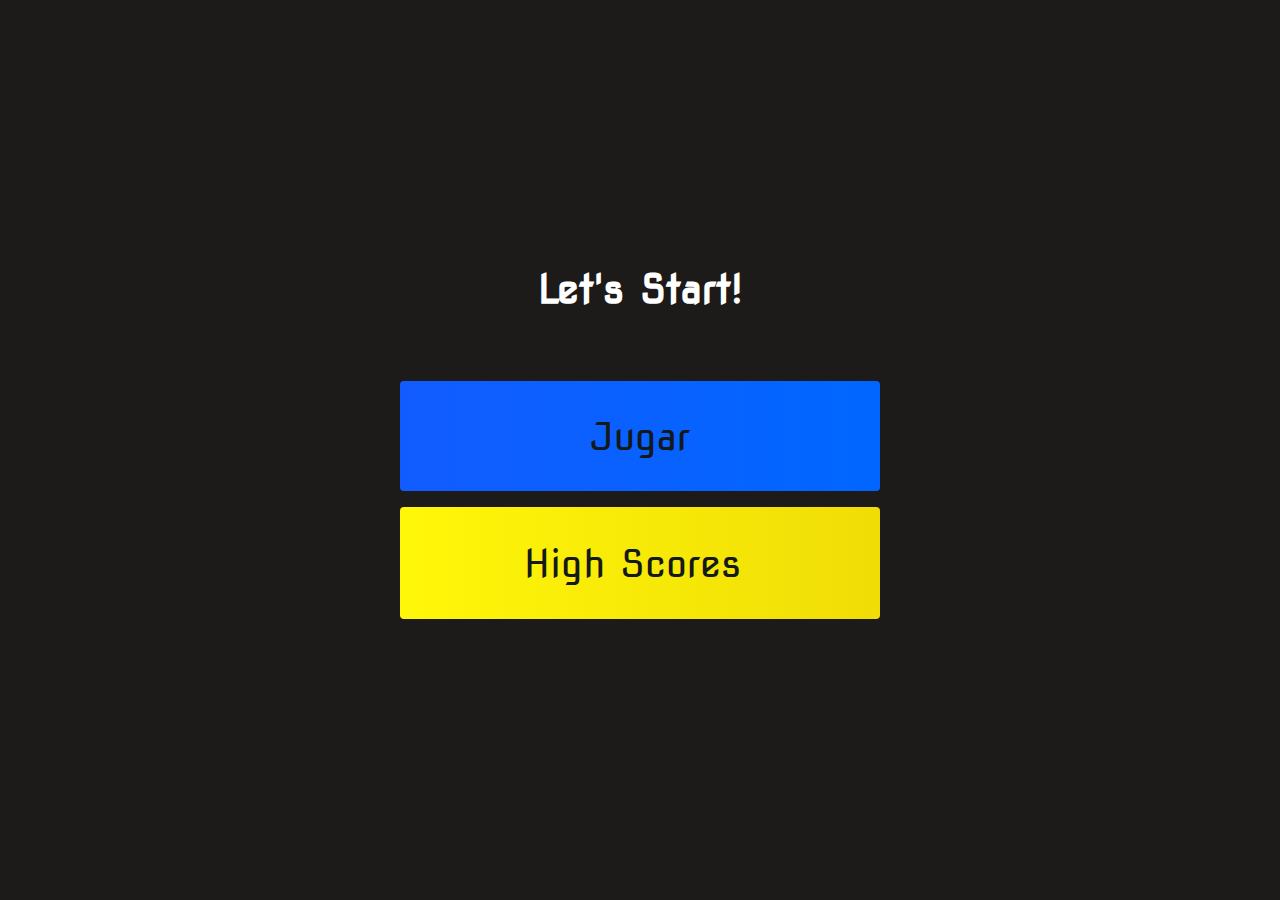
<file: index.html>
<!DOCTYPE html>
<html lang="en">

<head>
    <meta charset="UTF-8" />
    <meta http-equiv="X-UA-Compatible" content="IE=edge" />
    <meta name="viewport" content="width=device-width, initial-scale=1.0" />
    <link rel="icon" type="image/png" sizes="512x512" href="./assets/img/favicon 512x512.png" />
    <link rel="stylesheet" href="https://use.fontawesome.com/releases/v5.15.3/css/all.css"
        integrity="sha384-SZXxX4whJ79/gErwcOYf+zWLeJdY/qpuqC4cAa9rOGUstPomtqpuNWT9wdPEn2fk" crossorigin="anonymous" />
    <link rel="stylesheet" href="./css/style.css" />
    <script defer src="./js/script.js"></script>
    <title>The Simple Quiz</title>
</head>

<body>
    <div id="wrapper" class="wrapper">
        <div id="container" class="container">
            <div id="home" class="home flex-column flex-center">
                <h1 class="title">Let's Start!</h1>
                <a id="play-btn" class="btn">Jugar</a>
                <a href="./highscores.html" id="highscore-btn" class="btn">High Scores <i class="fas fa-crown"></i> </a>
            </div>
        </div>
    </div>
</body>

</html>
</file>
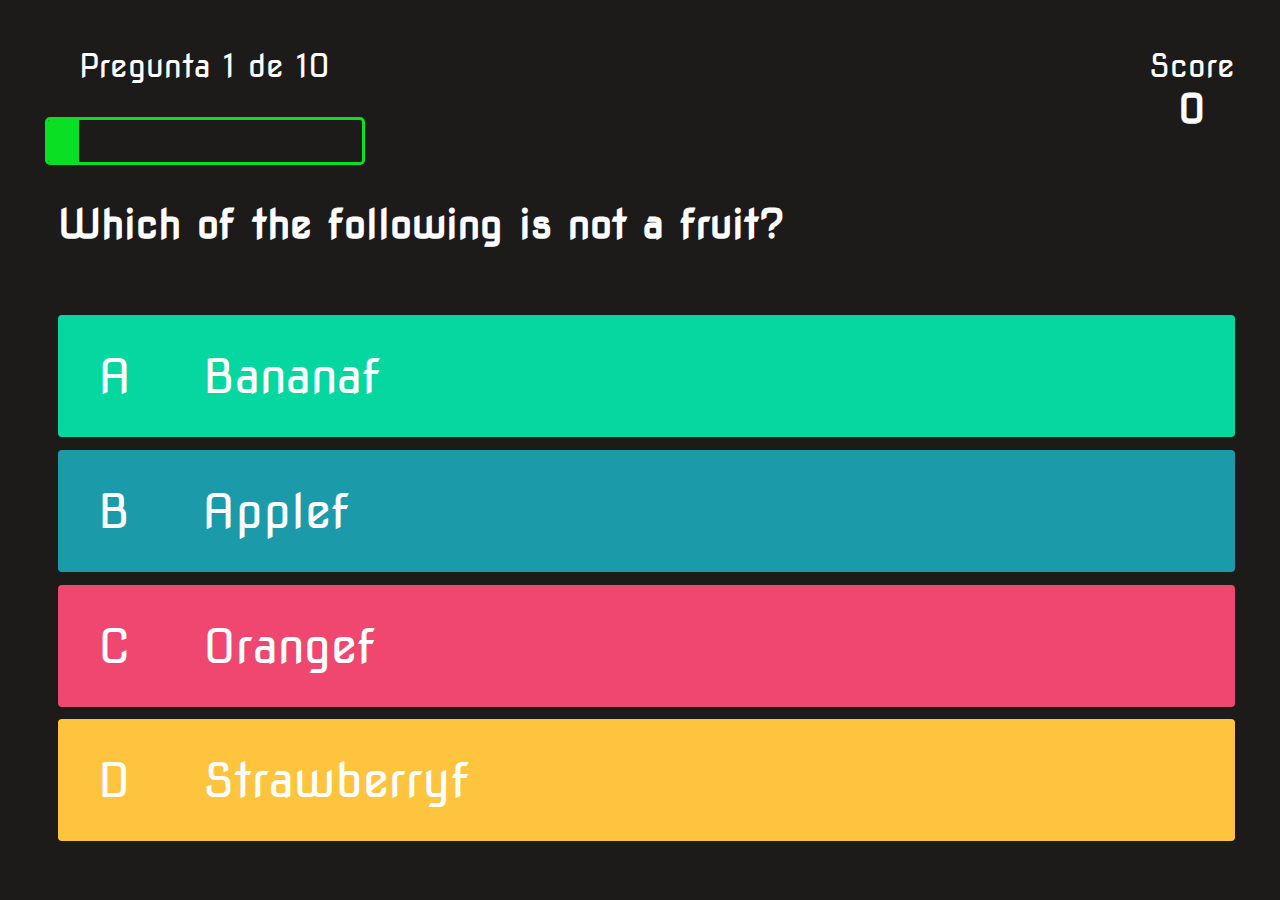
<file: game.html>
<!DOCTYPE html>
<html lang="en">

<head>
    <meta charset="UTF-8" />
    <meta http-equiv="X-UA-Compatible" content="IE=edge" />
    <meta name="viewport" content="width=device-width, initial-scale=1.0" />
    <link rel="icon" type="image/png" sizes="512x512" href="./assets/img/favicon 512x512.png" />
    <link rel="stylesheet" href="./css/style.css" />
    <link rel="stylesheet" href="./css/game.css" />
    <title>Quiz</title>
</head>

<body>
    <div class="container">
        <div id="game" class="justiy-center flex-column">
            <div id="hud">
                <div class="hud-item">
                    <p id="progressText" class="hud-prefix">
                        Pregunta
                    </p>
                    <div id="progressBar">
                        <div id="progressBarFull"></div>
                    </div>
                </div>
                <div class="hud-item">
                    <p class="hud-prefix">Score</p>
                    <h1 class="hud-main-text" id="score">
                        0
                    </h1>
                </div>
            </div>
            <h1 id="question">What is the answer to this question?</h1>
            <div class="choice-container first-choice">
                <p class="choice-prefix">A</p>
                <p class="choice-text" data-number="1">Choice</p>
            </div>
            <div class="choice-container second-choice">
                <p class="choice-prefix">B</p>
                <p class="choice-text" data-number="2">Choice</p>
            </div>
            <div class="choice-container third-choice">
                <p class="choice-prefix">C</p>
                <p class="choice-text" data-number="3">Choice</p>
            </div>
            <div class="choice-container fourth-choice">
                <p class="choice-prefix">D</p>
                <p class="choice-text" data-number="4">Choice</p>
            </div>
        </div>
    </div>
    </div>
    <script src="./js/game.js"></script>
</body>

</html>
</file>
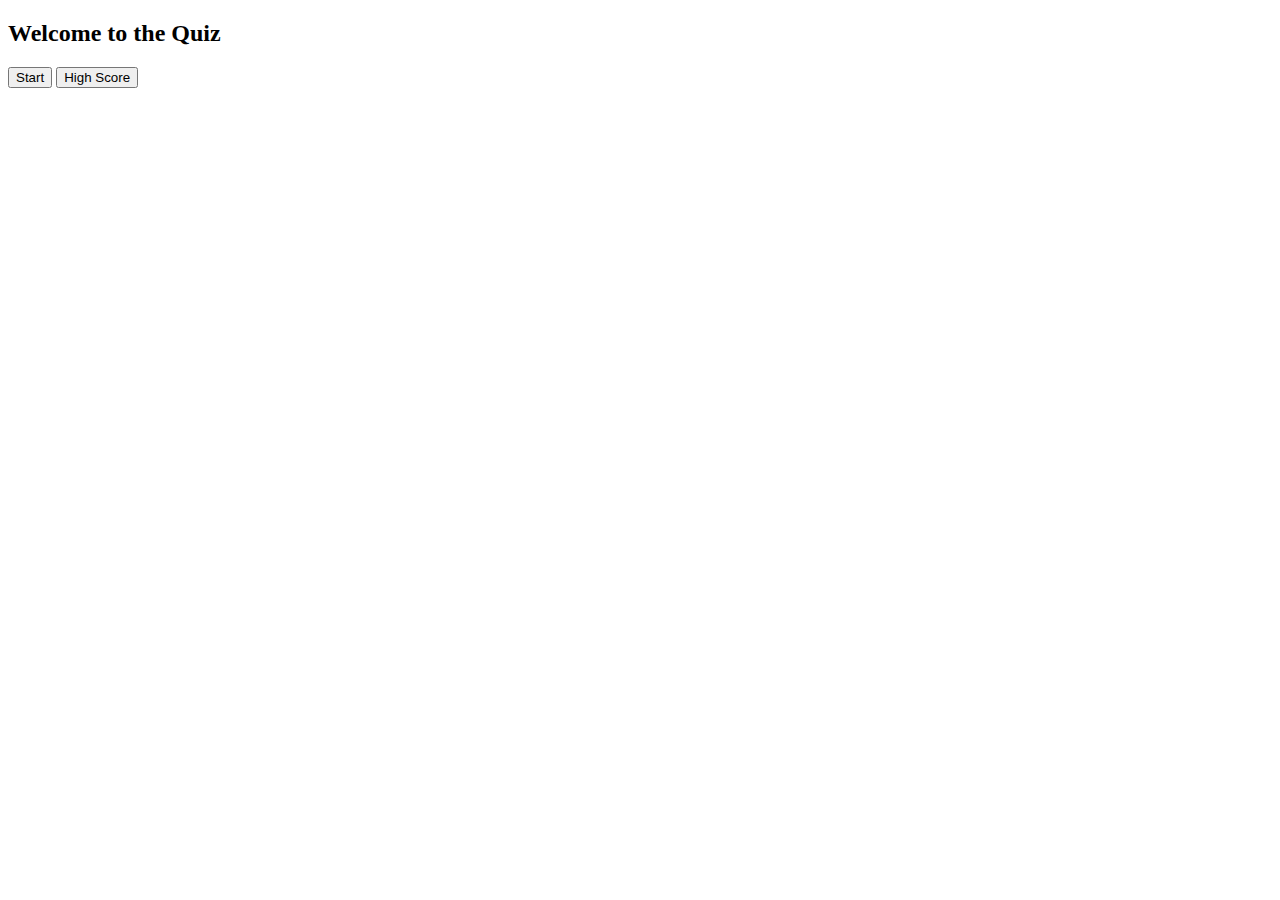
<file: html/home.html>
<!DOCTYPE html>
<html lang="en">
  <head>
    <meta charset="UTF-8" />
    <meta http-equiv="X-UA-Compatible" content="IE=edge" />
    <meta name="viewport" content="width=device-width, initial-scale=1.0" />
    <meta charset="UTF-8" />
    <meta http-equiv="X-UA-Compatible" content="IE=edge" />
    <meta name="viewport" content="width=device-width, initial-scale=1.0" />
    <meta
      name="description"
      content="A front-end template that helps you build fast, modern mobile web apps."
    />
    <meta name="author" content="Ezequiel Migueles" />
    <script defer src="../js/script.js"></script>
    <title>The Quiz - Home</title>
  </head>
  <body>
    <main>
      <div>
        <h2>Welcome to the Quiz</h2>
      </div>
      <div id="buttons" class="buttons">
        <button class="start-btn" id="start-btn">Start</button>
        <button class="score-btn" id="score-btn">High Score</button>
      </div>
    </main>
  </body>
</html>
</file>
<file: css/style.css>
@import url("https://fonts.googleapis.com/css2?family=Nova+Square&display=swap");

:root {
  background-color: rgb(29, 26, 26);
}
* {
  box-sizing: border-box;
  margin: 0;
  padding: 0;
  font-size: 62, 5%;
  font-family: "Nova Square", cursive;
}

h1 {
  font-size: 2.5rem;
  color: #fff;
  margin-bottom: 4.2rem;
}
h2 {
  font-size: 4.2rem;
  margin-bottom: 4rem;
}

object {
  height: 100vh !important;
  width: 100vw !important;
}

.container {
  display: flex;
  flex-wrap: wrap;
  width: 100vw;
  height: 100vh;
  justify-content: center;
  align-items: center;
  max-width: 80rem;
  margin: 0 auto;
}
.flex-column {
  display: flex;
  flex-direction: column;
}
.flex-center {
  justify-content: center;
  align-items: center;
}
.justify-center {
  justify-content: center;
}
.text-center {
  text-align: center;
}
.hidden {
  display: none;
}

.btn {
  font-size: 2.4rem;
  padding: 2rem 0;
  width: 30rem;
  text-align: center;
  margin-bottom: 1rem;
  text-decoration: none;
  color: rgb(20, 26, 26);
  background: linear-gradient(
    90deg,
    rgb(18, 92, 255) 0%,
    rgb(0, 102, 255) 100%
  );
  border-radius: 4px;
}
.btn:hover {
  cursor: pointer;
  box-shadow: 0 0.4rem 1.4 rem 0 rgba(8, 114, 244, 0.6);
  transition: transform 150ms;
  transform: scale(1.03);
}
.btn[disabled]:hover {
  cursor: not-allowed;
  box-shadow: none;
  transition: none;
}

#highscore-btn {
  background: linear-gradient(
    90deg,
    rgb(255, 247, 9) 0%,
    rgb(240, 221, 6) 100%
  );
}

.fa-crown {
  font-size: 2.5rem;
  margin-left: 1rem;
}

@media screen and (max-width: 767px) {
  h1 {
    font-size: 2.5rem;
    color: #fff;
    margin-bottom: 2.2rem;
  }

  .btn {
    font-size: 2.4rem;
    width: 90vw;
    text-align: center;
    margin-bottom: 1rem;
    text-decoration: none;
    color: rgb(20, 26, 26);
    background: linear-gradient(
      90deg,
      rgb(18, 92, 255) 0%,
      rgb(0, 102, 255) 100%
    );
    border-radius: 4px;
  }
}
</file>
<file: css/game.css>
body {
  color: #fff;
}
.choice-container {
  display: flex;
  margin-bottom: 0.8rem;
  margin-left: 0.8rem;
  width: 100%;
  border-radius: 4px;
  font-size: 3rem;
  max-width: 92vw;
  min-width: 92vw;
}

#question {
  margin-left: 0.8rem;
}

.choice-container:hover {
  cursor: pointer;
  transform: scale(1.02);
  transform: transform 100ms;
}

.choice-prefix {
  padding: 2rem 2.5rem;
  color: #fff;
}

.choice-text {
  padding: 2rem;
  width: 100%;
}

.first-choice {
  background-color: #06d6a0;
}

.second-choice {
  background-color: #1b9aaa;
}

.third-choice {
  background-color: #ef476f;
}

.fourth-choice {
  background-color: #ffc43d;
}

.correct {
  background-color: rgb(140, 223, 15);
}

.incorrect {
  background-color: rgb(230, 10, 10);
}

.hud-prefix {
  text-align: center;
  font-size: 2rem;
}

.hud-main-text {
  text-align: center;
}

#progressBar {
  width: 20rem;
  height: 3rem;
  border: 0.2rem solid rgb(11, 223, 36);
  margin-top: 2rem;
  border-radius: 5px;
  overflow: hidden;
}

#progressBarFull {
  height: 100%;
  background: rgb(11, 223, 36);
  width: 0%;
}

#hud {
  display: flex;
  justify-content:space-between ;
  height: auto;
}

@media screen and (max-width: 767px) {
    h1 {
        font-size: 2.5rem;
        color: #fff;
        margin-bottom: 2.2rem;
      }
    
      #hud {
        display: flex;
        justify-content:space-evenly ;
        height: auto;
      }

    .container {
        display: flex;
        flex-wrap: wrap;
        width: 100vw;
        height: 100vh;
        justify-content: center;
        align-items: center;
        max-width: 80rem;
        margin: 0 auto;
      }
    
    .choice-container {
        display: flex;
        width: 100%;
        border-radius: 4px;
        font-size: 1.2rem;
      }
      #progressBar {
        width: 14rem;
        height: 2rem;
        border: 0.1rem rgb(11, 223, 36);
        border-radius: 3px;
        overflow: hidden;
      }
      
      #progressBarFull {
        height: 100%;
        background: rgb(11, 223, 36);
        width: 0%;
      }

}
</file>
